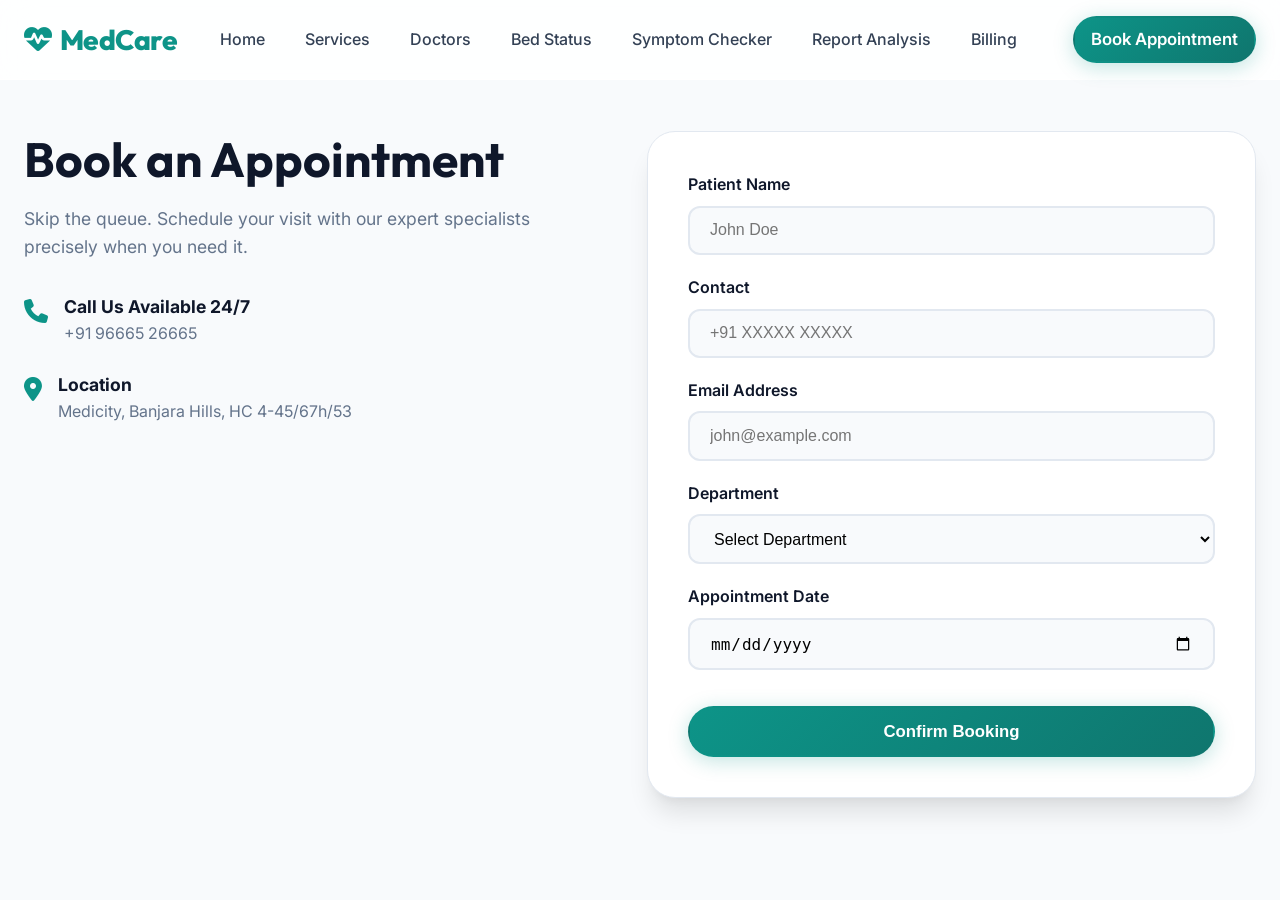
<file: appo.html>
<!DOCTYPE html>
<html lang="en">

<head>
    <meta charset="UTF-8">
    <meta name="viewport" content="width=device-width, initial-scale=1.0">
    <title>MedCare | Your Premium Health Partner</title>
    <!-- Google Fonts -->
    <link href="https://fonts.googleapis.com/css2?family=Inter:wght@300;400;500;600;700;800&display=swap"
        rel="stylesheet">
    <!-- Font Awesome for Icons -->
    <link rel="stylesheet" href="https://cdnjs.cloudflare.com/ajax/libs/font-awesome/6.4.0/css/all.min.css">
    <!-- Custom CSS -->
    <style>
        /* --- Global Styles & Variables --- */
        @import url('https://fonts.googleapis.com/css2?family=Inter:wght@300;400;500;600;700;800&family=Outfit:wght@400;500;600;700;800&display=swap');
/* --- Variables & Reset --- */
:root {
  /* Modern Premium Palette */
  --primary: #0d9488;
  /* Modern Teal 600 */
  --primary-light: #ccfbf1;
  /* Teal 100 */
  --primary-dark: #0f766e;
  /* Teal 700 */

  --secondary: #0f172a;
  /* Slate 900 */
  --secondary-light: #334155;
  /* Slate 700 */

  --accent: #f59e0b;
  /* Amber 500 */
  --accent-hover: #d97706;
  /* Amber 600 */

  --text-main: #1e293b;
  /* Slate 800 */
  --text-muted: #64748b;
  /* Slate 500 */

  --bg-color: #f8fafc;
  /* Slate 50 */
  --surface: #ffffff;

  /* Glassmorphism */
  --glass-bg: rgba(255, 255, 255, 0.85);
  --glass-border: rgba(255, 255, 255, 0.4);
  --glass-shadow: 0 8px 32px 0 rgba(31, 38, 135, 0.05);

  /* Modern Shadows */
  --shadow-sm: 0 1px 2px 0 rgba(0, 0, 0, 0.05);
  --shadow-md: 0 4px 6px -1px rgba(0, 0, 0, 0.1), 0 2px 4px -2px rgba(0, 0, 0, 0.1);
  --shadow-lg: 0 10px 15px -3px rgba(0, 0, 0, 0.1), 0 4px 6px -4px rgba(0, 0, 0, 0.05);
  --shadow-xl: 0 20px 25px -5px rgba(0, 0, 0, 0.1), 0 8px 10px -6px rgba(0, 0, 0, 0.05);
  --shadow-glow: 0 4px 20px rgba(13, 148, 136, 0.25);

  /* Borders & Radius */
  --border-color: #e2e8f0;
  --radius-md: 0.75rem;
  --radius-lg: 1.25rem;
  --radius-xl: 1.75rem;
  --radius-full: 9999px;

  --transition-fast: all 0.2s cubic-bezier(0.4, 0, 0.2, 1);
  --transition: all 0.4s cubic-bezier(0.16, 1, 0.3, 1);
}

* {
  margin: 0;
  padding: 0;
  box-sizing: border-box;
}

html {
  scroll-behavior: smooth;
}

body {
  font-family: 'Inter', sans-serif;
  color: var(--text-main);
  background-color: var(--bg-color);
  line-height: 1.6;
  overflow-x: hidden;
  -webkit-font-smoothing: antialiased;
}

h1,
h2,
h3,
h4,
.logo,
.section-title {
  font-family: 'Outfit', sans-serif;
  color: var(--secondary);
  line-height: 1.2;
}

a {
  text-decoration: none;
  color: inherit;
  transition: var(--transition-fast);
}

ul {
  list-style: none;
}

img {
  max-width: 100%;
  height: auto;
  display: block;
}
/* --- Layout Utilities --- */
.container {
  width: 100%;
  max-width: 1280px;
  margin: 0 auto;
  padding: 0 1.5rem;
}

.section {
  padding: 6rem 0;
}

.text-center {
  text-align: center;
}

/* --- Typography --- */
.section-title {
  font-size: 2.75rem;
  font-weight: 800;
  margin-bottom: 1.25rem;
  position: relative;
  display: inline-block;
  background: linear-gradient(135deg, var(--secondary), var(--primary-dark));
  -webkit-background-clip: text;
  -webkit-text-fill-color: transparent;
}

.section-title::after {
  content: '';
  position: absolute;
  bottom: -15px;
  left: 50%;
  transform: translateX(-50%);
  width: 80px;
  height: 5px;
  background: linear-gradient(90deg, var(--primary), var(--primary-light));
  border-radius: var(--radius-full);
}

.section-subtitle {
  color: var(--text-muted);
  font-size: 1.15rem;
  max-width: 650px;
  margin: 0 auto 4rem auto;
  line-height: 1.8;
}

/* --- Buttons --- */
.btn {
  display: inline-flex;
  align-items: center;
  justify-content: center;
  gap: 0.5rem;
  padding: 0.85rem 1.75rem;
  border-radius: var(--radius-full);
  font-weight: 600;
  font-size: 1.05rem;
  cursor: pointer;
  transition: var(--transition);
  border: 2px solid transparent;
  text-decoration: none;
}

.btn-primary {
  background: linear-gradient(135deg, var(--primary), var(--primary-dark));
  color: #fff;
  box-shadow: var(--shadow-glow);
}

.btn-primary:hover {
  transform: translateY(-3px);
  box-shadow: 0 8px 25px rgba(13, 148, 136, 0.4);
  background: linear-gradient(135deg, var(--primary-dark), #0b5e57);
}

.btn-outline {
  background: transparent;
  color: var(--primary);
  border-color: var(--primary);
}

.btn-outline:hover {
  background: var(--primary);
  color: #fff;
  box-shadow: var(--shadow-glow);
  transform: translateY(-3px);
}

.btn-accent {
  background: linear-gradient(135deg, var(--accent), var(--accent-hover));
  color: var(--secondary);
  box-shadow: 0 4px 15px rgba(245, 158, 11, 0.4);
}

.btn-accent:hover {
  transform: translateY(-3px);
  box-shadow: 0 8px 25px rgba(245, 158, 11, 0.5);
  color: #fff;
}
/* --- Navbar (Glassmorphism) --- */
.navbar {
  position: fixed;
  top: 0;
  left: 0;
  width: 100%;
  background: var(--glass-bg);
  backdrop-filter: blur(16px);
  -webkit-backdrop-filter: blur(16px);
  border-bottom: 1px solid var(--glass-border);
  z-index: 1000;
  padding: 1rem 0;
  transition: var(--transition);
}

.navbar .container {
  display: flex;
  justify-content: space-between;
  align-items: center;
}

.logo {
  font-size: 1.75rem;
  font-weight: 800;
  color: var(--primary);
  display: flex;
  align-items: center;
  gap: 0.5rem;
  letter-spacing: -0.5px;
}

.nav-links {
  display: flex;
  gap: 2.5rem;
  align-items: center;
}

.nav-links a:not(.btn) {
  font-weight: 500;
  color: var(--secondary-light);
  position: relative;
  padding: 0.5rem 0;
}

.nav-links a:not(.btn):hover {
  color: var(--primary);
}

.nav-links a:not(.btn)::after {
  content: '';
  position: absolute;
  width: 0;
  height: 3px;
  bottom: 0;
  left: 50%;
  transform: translateX(-50%);
  background: var(--primary);
  border-radius: 2px;
  transition: width 0.3s ease;
}

.nav-links a:not(.btn):hover::after {
  width: 100%;
}

.mobile-menu-btn {
  display: none;
  background: none;
  border: none;
  font-size: 1.75rem;
  cursor: pointer;
  color: var(--secondary);
}
/*---basic completed----*/


/* --- Appointment Section Core Styles --- */
#appointment {
    background-color: var(--bg-color);
    padding: 80px 0; /* Ensures section spacing */
}

/* Flexbox/Grid Container */
.booking-section {
    display: flex;
    flex-wrap: wrap; /* Allows stacking on small screens */
    gap: 4rem;
    align-items: flex-start;
    justify-content: space-between;
}

/* 1. Left Column: Information (Width 45%) */
.booking-info {
    flex: 1 1 400px; /* Grows but stays at least 400px if possible */
}

.booking-info h2 {
    font-size: clamp(2rem, 5vw, 3rem); /* Responsive font size */
    margin-bottom: 1rem;
    color: var(--secondary);
}

.booking-info strong {
    display: block;
    font-size: 1.1rem;
    color: var(--secondary);
}

/* 2. Right Column: The Form Card (Width 50%) */
.booking-form {
    flex: 1 1 450px;
    background: var(--surface);
    padding: 2.5rem;
    border-radius: var(--radius-xl);
    box-shadow: var(--shadow-xl);
    border: 1px solid var(--border-color);
}

/* Form Elements */
.form-group {
    margin-bottom: 1.25rem;
    text-align: left;
}

.form-group label {
    display: block;
    margin-bottom: 0.5rem;
    font-weight: 600;
    color: var(--secondary);
}

.form-control {
    width: 100%;
    padding: 0.85rem 1.25rem;
    border: 2px solid #e2e8f0;
    border-radius: var(--radius-md);
    background: #f8fafc;
    font-size: 1rem;
    transition: var(--transition-fast);
}

.form-control:focus {
    outline: none;
    border-color: var(--primary);
    background: #fff;
    box-shadow: 0 0 0 4px var(--primary-light);
}

/* Success Message Styling */
#formSuccessMessage {
    border: 1px solid #bbf7d0;
    animation: slideDown 0.4s ease-out;
}

@keyframes slideDown {
    from { opacity: 0; transform: translateY(-10px); }
    to { opacity: 1; transform: translateY(0); }
}

/* --- Responsive Media Queries --- */

/* For Tablets and Small Laptops */
@media (max-width: 992px) {
    .booking-section {
        gap: 3rem;
    }
}

/* For Mobile Phones */
@media (max-width: 768px) {
    #appointment {
        padding: 60px 0;
    }

    .booking-section {
        flex-direction: column; /* Stack vertically */
        text-align: center;
    }

    .booking-info {
        margin-bottom: 2rem;
    }

    /* Centers the icon-text info blocks on mobile */
    .booking-info div[style*="display: flex"] {
        flex-direction: column;
        align-items: center;
        text-align: center;
        gap: 0.5rem !important;
    }

    .booking-form {
        padding: 1.5rem; /* Less padding to save space on small screens */
        width: 100%;
    }
}
/* --- Mobile Menu Button Logic --- */

/* 1. Hide the button by default (Desktop view) */
.mobile-menu-btn {
    display: none; 
    background: none;
    border: none;
    cursor: pointer;
    font-size: 1.75rem; /* Makes the icon large and touch-friendly */
    color: var(--secondary); /* Uses your slate/dark theme color */
    transition: var(--transition-fast);
    padding: 0.5rem;
    z-index: 1001; /* Keeps it above the nav links */
}

/* 2. Show the button only on Mobile/Tablet screens */
@media (max-width: 768px) {
    .mobile-menu-btn {
        display: block; /* Reveals the "Bars" icon */
    }

    /* 3. Logic for the Menu Links (Initial State) */
    .nav-links {
        display: none; /* Hide links on mobile initially */
        position: absolute;
        top: 100%;
        left: 0;
        width: 100%;
        background: var(--glass-bg);
        flex-direction: column;
        padding: 2rem;
        text-align: center;
        border-bottom: 1px solid var(--border-color);
        backdrop-filter: blur(15px);
    }

    /* 4. Logic for when the menu is "Active" (Triggered by JS) */
    .nav-links.active {
        display: flex; /* Shows the links when button is clicked */
    }
}

/* Hover effect for better UX */
.mobile-menu-btn:hover {
    color: var(--primary);
    transform: scale(1.1);
}


</style>
    
</head>

<body>

    <!-- Navbar -->
    <nav class="navbar" id="navbar">
        <div class="container">
            <a href="index.html" class="logo">
                <i class="fa-solid fa-heart-pulse"></i>
                MedCare
            </a>

            <button class="mobile-menu-btn" id="mobileMenuBtn">
                <i class="fa-solid fa-bars"></i>
            </button>

            <ul class="nav-links" id="navLinks">
                <li><a href="index.html">Home</a></li>
                <li><a href="#services">Services</a></li>
                <li><a href="#doctors">Doctors</a></li>
                <li><a href="bed.html">Bed Status</a></li>
                <li><a href="symptom.html">Symptom Checker</a></li>
                <li><a href="reportanalysis.html">Report Analysis</a></li>
            
                <li><a href="billing.html">Billing</a></li>
                <li><a href="appo.html" class="btn btn-primary" style="padding: 0.5rem 1rem; margin-left: 1rem;">Book
                        Appointment</a></li>
            </ul>
        </div>
    </nav>
  <br>
  <br>
      <section class="section" id="appointment">
        <div class="container">
            <div class="booking-section">
                <div class="booking-info">
                    <h2>Book an Appointment</h2>
                    <p style="color: var(--text-muted); font-size: 1.1rem; margin-bottom: 2rem;">Skip the queue.
                        Schedule your visit with our expert specialists precisely when you need it.</p>

                    <div style="display: flex; gap: 1rem; margin-bottom: 1.5rem;">
                        <div style="color: var(--primary); font-size: 1.5rem;"><i class="fa-solid fa-phone"></i></div>
                        <div>
                            <strong>Call Us Available 24/7</strong>
                            <div style="color: var(--text-muted);"> +91 96665 26665</div>
                        </div>
                    </div>

                    <div style="display: flex; gap: 1rem;">
                        <div style="color: var(--primary); font-size: 1.5rem;"><i class="fa-solid fa-location-dot"></i>
                        </div>
                        <div>
                            <strong>Location</strong>
                            <div style="color: var(--text-muted);">Medicity, Banjara Hills, HC 4-45/67h/53</div>
                        </div>
                    </div>
                </div>

                <div class="booking-form">
                    <form id="appointmentForm">
                        <div class="form-group">
                            <label for="pName">Patient Name</label>
                            <input type="text" id="pName" class="form-control" required placeholder="John Doe">
                        </div>
                        <div class="form-group">
                            <label for="phn no">Contact</label>
                            <input type="phone number" id="phn no" class="form-control" required
                                placeholder="+91 XXXXX XXXXX">


                        </div>

                        <div class="form-group">
                            <label for="pEmail">Email Address</label>
                            <input type="email" id="pEmail" class="form-control" required
                                placeholder="john@example.com">
                        </div>

                        <div class="form-group">
                            <label for="pDepartment">Department</label>
                            <select id="pDepartment" class="form-control" required>
                                <option value="" disabled selected>Select Department</option>
                                <option value="General Medicine">General Medicine</option>
                                <option value="Cardiology">Cardiology</option>
                                <option value="Dental">Dental Care</option>
                                <option value="Orthopedics">Orthopedics</option>
                                <option value="Neurology">Neurology</option>
                            </select>
                        </div>

                        <div class="form-group">
                            <label for="pDate">Appointment Date</label>
                            <input type="date" id="pDate" class="form-control" required>
                        </div>

                        <button type="submit" class="btn btn-primary" style="width: 100%; margin-top: 1rem;">Confirm
                            Booking</button>
                    </form>
                    <div id="formSuccessMessage"
                        style="display: none; background: #dcfce7; color: #166534; padding: 1rem; border-radius: 0.5rem; margin-top: 1.5rem; text-align: center;">
                        <i class="fa-solid fa-circle-check"></i> Appointment booked successfully! We will contact you
                        soon.
                    </div>
                </div>
            </div>
        </div>
    </section>
    <script src="booking.js"></script>
    <script>const mobileMenuBtn = document.getElementById('mobileMenuBtn');
const navLinks = document.getElementById('navLinks');

mobileMenuBtn.addEventListener('click', () => {
    // This toggles the 'active' class we defined in the CSS above
    navLinks.classList.toggle('active');
    
    // Optional: Change icon from 'bars' to 'times' (X) when open
    const icon = mobileMenuBtn.querySelector('i');
    icon.classList.toggle('fa-bars');
    icon.classList.toggle('fa-xmark');
});</script>
</body>
</file>
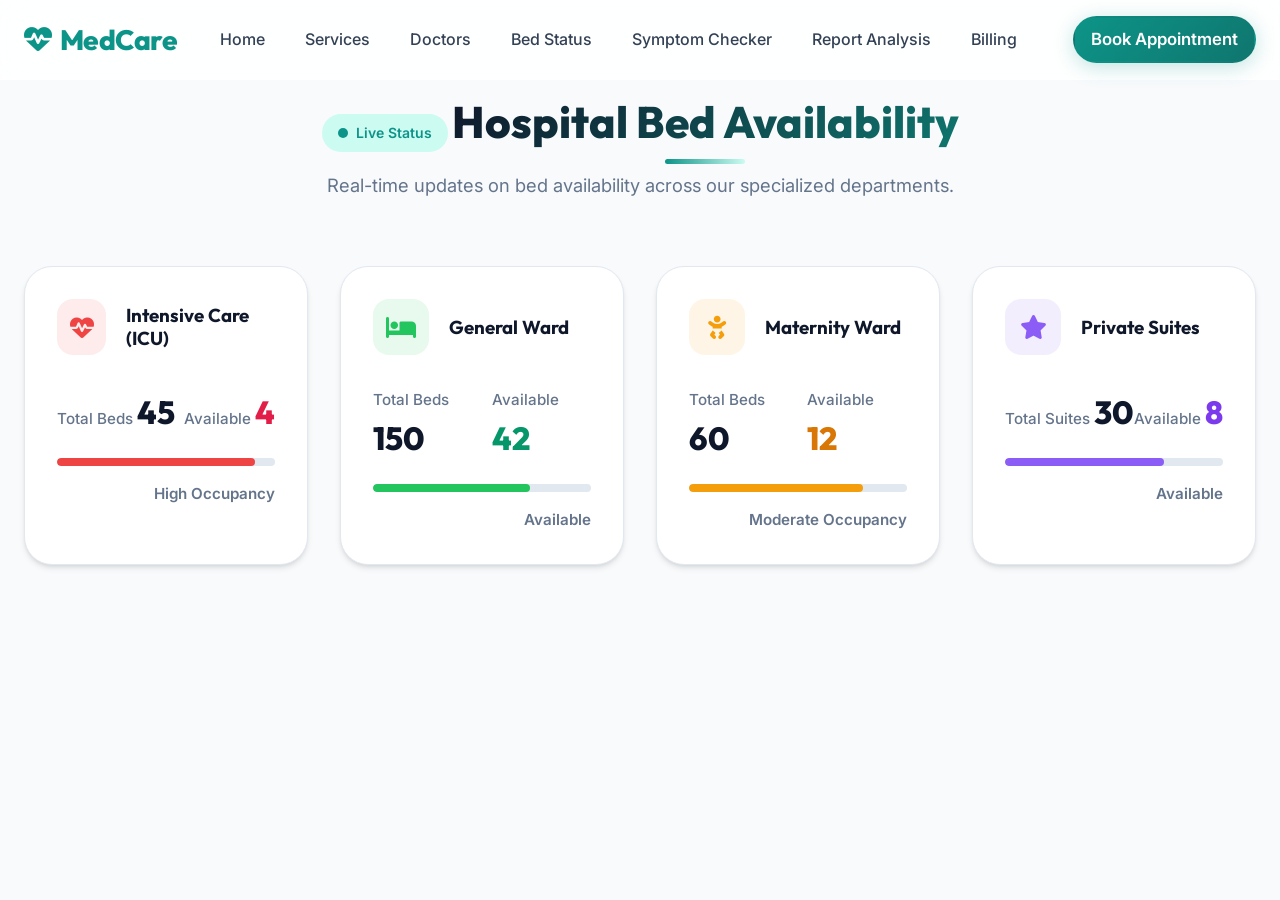
<file: bed.html>
<!DOCTYPE html>
<html lang="en">

<head>
    <meta charset="UTF-8">
    <meta name="viewport" content="width=device-width, initial-scale=1.0">
    <title>MedCare | Your Premium Health Partner</title>
    <!-- Google Fonts -->
    <link href="https://fonts.googleapis.com/css2?family=Inter:wght@300;400;500;600;700;800&display=swap"
        rel="stylesheet">
    <!-- Font Awesome for Icons -->
    <link rel="stylesheet" href="https://cdnjs.cloudflare.com/ajax/libs/font-awesome/6.4.0/css/all.min.css">
    <!-- Custom CSS -->
    <style>
        /* --- Global Styles & Variables --- */
        @import url('https://fonts.googleapis.com/css2?family=Inter:wght@300;400;500;600;700;800&family=Outfit:wght@400;500;600;700;800&display=swap');

/* --- Variables & Reset --- */
:root {
  /* Modern Premium Palette */
  --primary: #0d9488;
  /* Modern Teal 600 */
  --primary-light: #ccfbf1;
  /* Teal 100 */
  --primary-dark: #0f766e;
  /* Teal 700 */

  --secondary: #0f172a;
  /* Slate 900 */
  --secondary-light: #334155;
  /* Slate 700 */

  --accent: #f59e0b;
  /* Amber 500 */
  --accent-hover: #d97706;
  /* Amber 600 */

  --text-main: #1e293b;
  /* Slate 800 */
  --text-muted: #64748b;
  /* Slate 500 */

  --bg-color: #f8fafc;
  /* Slate 50 */
  --surface: #ffffff;

  /* Glassmorphism */
  --glass-bg: rgba(255, 255, 255, 0.85);
  --glass-border: rgba(255, 255, 255, 0.4);
  --glass-shadow: 0 8px 32px 0 rgba(31, 38, 135, 0.05);

  /* Modern Shadows */
  --shadow-sm: 0 1px 2px 0 rgba(0, 0, 0, 0.05);
  --shadow-md: 0 4px 6px -1px rgba(0, 0, 0, 0.1), 0 2px 4px -2px rgba(0, 0, 0, 0.1);
  --shadow-lg: 0 10px 15px -3px rgba(0, 0, 0, 0.1), 0 4px 6px -4px rgba(0, 0, 0, 0.05);
  --shadow-xl: 0 20px 25px -5px rgba(0, 0, 0, 0.1), 0 8px 10px -6px rgba(0, 0, 0, 0.05);
  --shadow-glow: 0 4px 20px rgba(13, 148, 136, 0.25);

  /* Borders & Radius */
  --border-color: #e2e8f0;
  --radius-md: 0.75rem;
  --radius-lg: 1.25rem;
  --radius-xl: 1.75rem;
  --radius-full: 9999px;

  --transition-fast: all 0.2s cubic-bezier(0.4, 0, 0.2, 1);
  --transition: all 0.4s cubic-bezier(0.16, 1, 0.3, 1);
}

* {
  margin: 0;
  padding: 0;
  box-sizing: border-box;
}

html {
  scroll-behavior: smooth;
}

body {
  font-family: 'Inter', sans-serif;
  color: var(--text-main);
  background-color: var(--bg-color);
  line-height: 1.6;
  overflow-x: hidden;
  -webkit-font-smoothing: antialiased;
}

h1,
h2,
h3,
h4,
.logo,
.section-title {
  font-family: 'Outfit', sans-serif;
  color: var(--secondary);
  line-height: 1.2;
}

a {
  text-decoration: none;
  color: inherit;
  transition: var(--transition-fast);
}

ul {
  list-style: none;
}

img {
  max-width: 100%;
  height: auto;
  display: block;
}
/* --- Layout Utilities --- */
.container {
  width: 100%;
  max-width: 1280px;
  margin: 0 auto;
  padding: 0 1.5rem;
}

.section {
  padding: 6rem 0;
}

.text-center {
  text-align: center;
}

/* --- Typography --- */
.section-title {
  font-size: 2.75rem;
  font-weight: 800;
  margin-bottom: 1.25rem;
  position: relative;
  display: inline-block;
  background: linear-gradient(135deg, var(--secondary), var(--primary-dark));
  -webkit-background-clip: text;
  -webkit-text-fill-color: transparent;
}

.section-title::after {
  content: '';
  position: absolute;
  bottom: -15px;
  left: 50%;
  transform: translateX(-50%);
  width: 80px;
  height: 5px;
  background: linear-gradient(90deg, var(--primary), var(--primary-light));
  border-radius: var(--radius-full);
}

.section-subtitle {
  color: var(--text-muted);
  font-size: 1.15rem;
  max-width: 650px;
  margin: 0 auto 4rem auto;
  line-height: 1.8;
}

/* --- Buttons --- */
.btn {
  display: inline-flex;
  align-items: center;
  justify-content: center;
  gap: 0.5rem;
  padding: 0.85rem 1.75rem;
  border-radius: var(--radius-full);
  font-weight: 600;
  font-size: 1.05rem;
  cursor: pointer;
  transition: var(--transition);
  border: 2px solid transparent;
  text-decoration: none;
}

.btn-primary {
  background: linear-gradient(135deg, var(--primary), var(--primary-dark));
  color: #fff;
  box-shadow: var(--shadow-glow);
}

.btn-primary:hover {
  transform: translateY(-3px);
  box-shadow: 0 8px 25px rgba(13, 148, 136, 0.4);
  background: linear-gradient(135deg, var(--primary-dark), #0b5e57);
}

.btn-outline {
  background: transparent;
  color: var(--primary);
  border-color: var(--primary);
}

.btn-outline:hover {
  background: var(--primary);
  color: #fff;
  box-shadow: var(--shadow-glow);
  transform: translateY(-3px);
}

.btn-accent {
  background: linear-gradient(135deg, var(--accent), var(--accent-hover));
  color: var(--secondary);
  box-shadow: 0 4px 15px rgba(245, 158, 11, 0.4);
}

.btn-accent:hover {
  transform: translateY(-3px);
  box-shadow: 0 8px 25px rgba(245, 158, 11, 0.5);
  color: #fff;
}
/* --- Navbar (Glassmorphism) --- */
.navbar {
  position: fixed;
  top: 0;
  left: 0;
  width: 100%;
  background: var(--glass-bg);
  backdrop-filter: blur(16px);
  -webkit-backdrop-filter: blur(16px);
  border-bottom: 1px solid var(--glass-border);
  z-index: 1000;
  padding: 1rem 0;
  transition: var(--transition);
}

.navbar .container {
  display: flex;
  justify-content: space-between;
  align-items: center;
}

.logo {
  font-size: 1.75rem;
  font-weight: 800;
  color: var(--primary);
  display: flex;
  align-items: center;
  gap: 0.5rem;
  letter-spacing: -0.5px;
}

.nav-links {
  display: flex;
  gap: 2.5rem;
  align-items: center;
}

.nav-links a:not(.btn) {
  font-weight: 500;
  color: var(--secondary-light);
  position: relative;
  padding: 0.5rem 0;
}

.nav-links a:not(.btn):hover {
  color: var(--primary);
}

.nav-links a:not(.btn)::after {
  content: '';
  position: absolute;
  width: 0;
  height: 3px;
  bottom: 0;
  left: 50%;
  transform: translateX(-50%);
  background: var(--primary);
  border-radius: 2px;
  transition: width 0.3s ease;
}

.nav-links a:not(.btn):hover::after {
  width: 100%;
}

.mobile-menu-btn {
  display: none;
  background: none;
  border: none;
  font-size: 1.75rem;
  cursor: pointer;
  color: var(--secondary);
}
/*---basic completed----*/


/* --- Live Bed Availability --- */
.live-dot {
  display: inline-block;
  width: 10px;
  height: 10px;
  background-color: var(--primary);
  border-radius: 50%;
  animation: pulse-dot 1.5s infinite;
}

@keyframes pulse-dot {
  0% {
    transform: scale(0.85);
    box-shadow: 0 0 0 0 rgba(13, 148, 136, 0.7);
  }

  70% {
    transform: scale(1);
    box-shadow: 0 0 0 8px rgba(13, 148, 136, 0);
  }

  100% {
    transform: scale(0.85);
    box-shadow: 0 0 0 0 rgba(13, 148, 136, 0);
  }
}

.bed-grid {
  display: grid;
  grid-template-columns: repeat(auto-fit, minmax(280px, 1fr));
  gap: 2rem;
}

.bed-card {
  background: var(--surface);
  border-radius: var(--radius-xl);
  padding: 2rem;
  border: 1px solid var(--border-color);
  box-shadow: var(--shadow-md);
  transition: var(--transition);
}

.bed-card:hover {
  transform: translateY(-8px);
  box-shadow: var(--shadow-xl);
}

.bed-card-header {
  display: flex;
  align-items: center;
  gap: 1.25rem;
  margin-bottom: 2rem;
}

.bed-icon {
  width: 56px;
  height: 56px;
  border-radius: 16px;
  display: flex;
  align-items: center;
  justify-content: center;
  font-size: 1.5rem;
}

.bed-stats {
  display: flex;
  justify-content: space-between;
  margin-bottom: 1.25rem;
}

.stat-label {
  font-size: 0.95rem;
  color: var(--text-muted);
  font-weight: 500;
}

.stat-value {
  font-size: 2rem;
  font-weight: 800;
  color: var(--secondary);
  font-family: 'Outfit';
}

.progress-container {
  height: 8px;
  background: #e2e8f0;
  border-radius: 4px;
  overflow: hidden;
  margin-bottom: 1rem;
}

.progress-bar {
  height: 100%;
  border-radius: 4px;
  transition: width 1s cubic-bezier(0.4, 0, 0.2, 1);
}

.bed-status-text {
  font-size: 0.95rem;
  color: var(--text-muted);
  text-align: right;
  font-weight: 600;
}

.highlight-red {
  color: #e11d48;
}

.highlight-green {
  color: #059669;
}

.highlight-yellow {
  color: #d97706;
}

.highlight-purple {
  color: #7c3aed;
}
/* --- Mobile Menu Button Logic --- */

/* 1. Hide the button by default (Desktop view) */
.mobile-menu-btn {
    display: none; 
    background: none;
    border: none;
    cursor: pointer;
    font-size: 1.75rem; /* Makes the icon large and touch-friendly */
    color: var(--secondary); /* Uses your slate/dark theme color */
    transition: var(--transition-fast);
    padding: 0.5rem;
    z-index: 1001; /* Keeps it above the nav links */
}

/* 2. Show the button only on Mobile/Tablet screens */
@media (max-width: 768px) {
    .mobile-menu-btn {
        display: block; /* Reveals the "Bars" icon */
    }

    /* 3. Logic for the Menu Links (Initial State) */
    .nav-links {
        display: none; /* Hide links on mobile initially */
        position: absolute;
        top: 100%;
        left: 0;
        width: 100%;
        background: var(--glass-bg);
        flex-direction: column;
        padding: 2rem;
        text-align: center;
        border-bottom: 1px solid var(--border-color);
        backdrop-filter: blur(15px);
    }

    /* 4. Logic for when the menu is "Active" (Triggered by JS) */
    .nav-links.active {
        display: flex; /* Shows the links when button is clicked */
    }
}

/* Hover effect for better UX */
.mobile-menu-btn:hover {
    color: var(--primary);
    transform: scale(1.1);
}
    </style>
    
</head>

<body>

    <!-- Navbar -->
    <nav class="navbar" id="navbar">
        <div class="container">
            <a href="#" class="logo">
                <i class="fa-solid fa-heart-pulse"></i>
                MedCare
            </a>

            <button class="mobile-menu-btn" id="mobileMenuBtn">
                <i class="fa-solid fa-bars"></i>
            </button>

            <ul class="nav-links" id="navLinks">
                <li><a href="index.html">Home</a></li>
                <li><a href="#services">Services</a></li>
                <li><a href="#doctors">Doctors</a></li>
                <li><a href="bed.html">Bed Status</a></li>
                <li><a href="symptom.html">Symptom Checker</a></li>
                <li><a href="reportanalysis.html">Report Analysis</a></li>
            
                <li><a href="billing.html">Billing</a></li>
                <li><a href="appo.html" class="btn btn-primary" style="padding: 0.5rem 1rem; margin-left: 1rem;">Book
                        Appointment</a></li>
            </ul>
        </div>
    </nav>

 <section class="section" id="bed-status" style="background-color: var(--white);">
        <div class="container reveal">
            <div class="text-center" style="margin-bottom: 3rem;">
                <div
                    style="display: inline-flex; align-items: center; gap: 0.5rem; background: var(--primary-light); color: var(--primary); padding: 0.5rem 1rem; border-radius: 2rem; font-weight: 600; margin-bottom: 1rem; font-size: 0.875rem;">
                    <span class="live-dot"></span> Live Status
                </div>
                <h2 class="section-title">Hospital Bed Availability</h2>
                <p class="section-subtitle">Real-time updates on bed availability across our specialized departments.
                </p>
            </div>

            <div class="bed-grid">
                <!-- ICU -->
                <div class="bed-card">
                    <div class="bed-card-header">
                        <div class="bed-icon" style="background: rgba(239, 68, 68, 0.1); color: #ef4444;"><i
                                class="fa-solid fa-heart-pulse"></i></div>
                        <h3>Intensive Care (ICU)</h3>
                    </div>
                    <div class="bed-stats">
                        <div class="stat-item">
                            <span class="stat-label">Total Beds</span>
                            <span class="stat-value">45</span>
                        </div>
                        <div class="stat-item">
                            <span class="stat-label">Available</span>
                            <span class="stat-value highlight-red" id="icu-available">4</span>
                        </div>
                    </div>
                    <div class="progress-container">
                        <div class="progress-bar" style="width: 91%; background-color: #ef4444;"></div>
                    </div>
                    <div class="bed-status-text">High Occupancy</div>
                </div>

                <!-- General Ward -->
                <div class="bed-card">
                    <div class="bed-card-header">
                        <div class="bed-icon" style="background: rgba(34, 197, 94, 0.1); color: #22c55e;"><i
                                class="fa-solid fa-bed"></i></div>
                        <h3>General Ward</h3>
                    </div>
                    <div class="bed-stats">
                        <div class="stat-item">
                            <span class="stat-label">Total Beds</span>
                            <span class="stat-value">150</span>
                        </div>
                        <div class="stat-item">
                            <span class="stat-label">Available</span>
                            <span class="stat-value highlight-green" id="general-available">42</span>
                        </div>
                    </div>
                    <div class="progress-container">
                        <div class="progress-bar" style="width: 72%; background-color: #22c55e;"></div>
                    </div>
                    <div class="bed-status-text">Available</div>
                </div>

                <!-- Maternity -->
                <div class="bed-card">
                    <div class="bed-card-header">
                        <div class="bed-icon" style="background: rgba(245, 158, 11, 0.1); color: #f59e0b;"><i
                                class="fa-solid fa-baby"></i></div>
                        <h3>Maternity Ward</h3>
                    </div>
                    <div class="bed-stats">
                        <div class="stat-item">
                            <span class="stat-label">Total Beds</span>
                            <span class="stat-value">60</span>
                        </div>
                        <div class="stat-item">
                            <span class="stat-label">Available</span>
                            <span class="stat-value highlight-yellow" id="maternity-available">12</span>
                        </div>
                    </div>
                    <div class="progress-container">
                        <div class="progress-bar" style="width: 80%; background-color: #f59e0b;"></div>
                    </div>
                    <div class="bed-status-text">Moderate Occupancy</div>
                </div>

                <!-- Private Suites -->
                <div class="bed-card">
                    <div class="bed-card-header">
                        <div class="bed-icon" style="background: rgba(139, 92, 246, 0.1); color: #8b5cf6;"><i
                                class="fa-solid fa-star"></i></div>
                        <h3>Private Suites</h3>
                    </div>
                    <div class="bed-stats">
                        <div class="stat-item">
                            <span class="stat-label">Total Suites</span>
                            <span class="stat-value">30</span>
                        </div>
                        <div class="stat-item">
                            <span class="stat-label">Available</span>
                            <span class="stat-value highlight-purple" id="private-available">8</span>
                        </div>
                    </div>
                    <div class="progress-container">
                        <div class="progress-bar" style="width: 73%; background-color: #8b5cf6;"></div>
                    </div>
                    <div class="bed-status-text">Available</div>
                </div>
            </div>
        </div>
    </section>
    <script src="bedAvailability.js"></script>
</body>
</file>
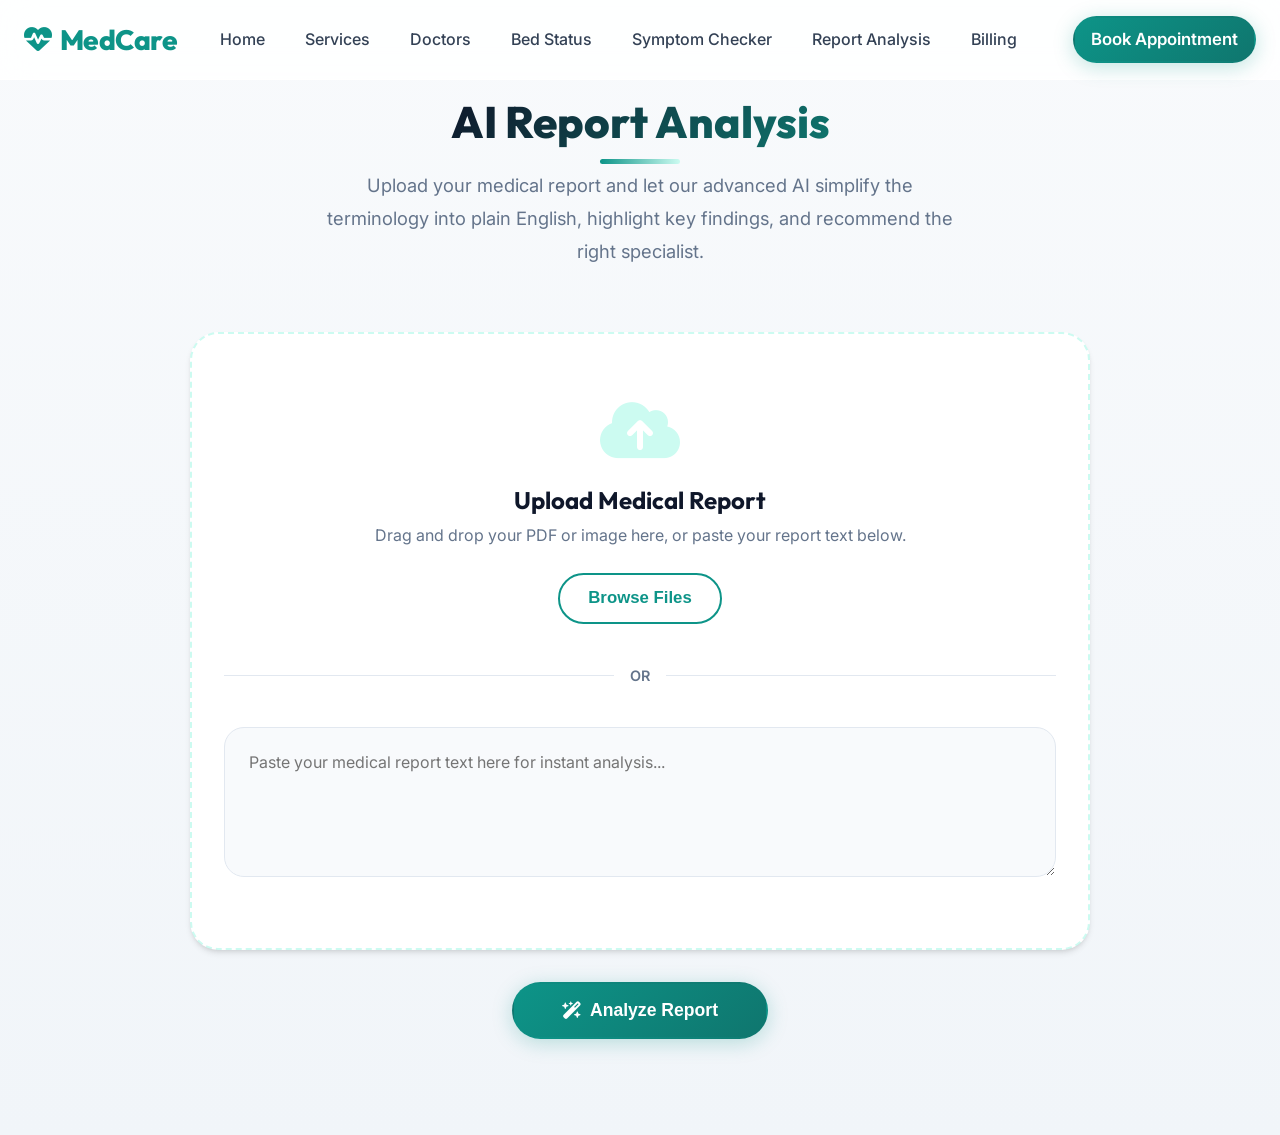
<file: reportanalysis.html>
<!DOCTYPE html>
<html lang="en">

<head>
    <meta charset="UTF-8">
    <meta name="viewport" content="width=device-width, initial-scale=1.0">
    <title>MedCare | Your Premium Health Partner</title>
    <!-- Google Fonts -->
    <link href="https://fonts.googleapis.com/css2?family=Inter:wght@300;400;500;600;700;800&display=swap"
        rel="stylesheet">
    <!-- Font Awesome for Icons -->
    <link rel="stylesheet" href="https://cdnjs.cloudflare.com/ajax/libs/font-awesome/6.4.0/css/all.min.css">
    <!-- Custom CSS -->
    <style>
        /* --- Global Styles & Variables --- */
        @import url('https://fonts.googleapis.com/css2?family=Inter:wght@300;400;500;600;700;800&family=Outfit:wght@400;500;600;700;800&display=swap');

/* --- Variables & Reset --- */
:root {
  /* Modern Premium Palette */
  --primary: #0d9488;
  /* Modern Teal 600 */
  --primary-light: #ccfbf1;
  /* Teal 100 */
  --primary-dark: #0f766e;
  /* Teal 700 */

  --secondary: #0f172a;
  /* Slate 900 */
  --secondary-light: #334155;
  /* Slate 700 */

  --accent: #f59e0b;
  /* Amber 500 */
  --accent-hover: #d97706;
  /* Amber 600 */

  --text-main: #1e293b;
  /* Slate 800 */
  --text-muted: #64748b;
  /* Slate 500 */

  --bg-color: #f8fafc;
  /* Slate 50 */
  --surface: #ffffff;

  /* Glassmorphism */
  --glass-bg: rgba(255, 255, 255, 0.85);
  --glass-border: rgba(255, 255, 255, 0.4);
  --glass-shadow: 0 8px 32px 0 rgba(31, 38, 135, 0.05);

  /* Modern Shadows */
  --shadow-sm: 0 1px 2px 0 rgba(0, 0, 0, 0.05);
  --shadow-md: 0 4px 6px -1px rgba(0, 0, 0, 0.1), 0 2px 4px -2px rgba(0, 0, 0, 0.1);
  --shadow-lg: 0 10px 15px -3px rgba(0, 0, 0, 0.1), 0 4px 6px -4px rgba(0, 0, 0, 0.05);
  --shadow-xl: 0 20px 25px -5px rgba(0, 0, 0, 0.1), 0 8px 10px -6px rgba(0, 0, 0, 0.05);
  --shadow-glow: 0 4px 20px rgba(13, 148, 136, 0.25);

  /* Borders & Radius */
  --border-color: #e2e8f0;
  --radius-md: 0.75rem;
  --radius-lg: 1.25rem;
  --radius-xl: 1.75rem;
  --radius-full: 9999px;

  --transition-fast: all 0.2s cubic-bezier(0.4, 0, 0.2, 1);
  --transition: all 0.4s cubic-bezier(0.16, 1, 0.3, 1);
}

* {
  margin: 0;
  padding: 0;
  box-sizing: border-box;
}

html {
  scroll-behavior: smooth;
}

body {
  font-family: 'Inter', sans-serif;
  color: var(--text-main);
  background-color: var(--bg-color);
  line-height: 1.6;
  overflow-x: hidden;
  -webkit-font-smoothing: antialiased;
  scrollbar-width: none;
}

h1,
h2,
h3,
h4,
.logo,
.section-title {
  font-family: 'Outfit', sans-serif;
  color: var(--secondary);
  line-height: 1.2;
}

a {
  text-decoration: none;
  color: inherit;
  transition: var(--transition-fast);
}

ul {
  list-style: none;
}

img {
  max-width: 100%;
  height: auto;
  display: block;
}
/* --- Layout Utilities --- */
.container {
  width: 100%;
  max-width: 1280px;
  margin: 0 auto;
  padding: 0 1.5rem;
}

.section {
  padding: 6rem 0;
}

.text-center {
  text-align: center;
}

/* --- Typography --- */
.section-title {
  font-size: 2.75rem;
  font-weight: 800;
  margin-bottom: 1.25rem;
  position: relative;
  display: inline-block;
  background: linear-gradient(135deg, var(--secondary), var(--primary-dark));
  -webkit-background-clip: text;
  -webkit-text-fill-color: transparent;
}

.section-title::after {
  content: '';
  position: absolute;
  bottom: -15px;
  left: 50%;
  transform: translateX(-50%);
  width: 80px;
  height: 5px;
  background: linear-gradient(90deg, var(--primary), var(--primary-light));
  border-radius: var(--radius-full);
}

.section-subtitle {
  color: var(--text-muted);
  font-size: 1.15rem;
  max-width: 650px;
  margin: 0 auto 4rem auto;
  line-height: 1.8;
}

/* --- Buttons --- */
.btn {
  display: inline-flex;
  align-items: center;
  justify-content: center;
  gap: 0.5rem;
  padding: 0.85rem 1.75rem;
  border-radius: var(--radius-full);
  font-weight: 600;
  font-size: 1.05rem;
  cursor: pointer;
  transition: var(--transition);
  border: 2px solid transparent;
  text-decoration: none;
}

.btn-primary {
  background: linear-gradient(135deg, var(--primary), var(--primary-dark));
  color: #fff;
  box-shadow: var(--shadow-glow);
}

.btn-primary:hover {
  transform: translateY(-3px);
  box-shadow: 0 8px 25px rgba(13, 148, 136, 0.4);
  background: linear-gradient(135deg, var(--primary-dark), #0b5e57);
}

.btn-outline {
  background: transparent;
  color: var(--primary);
  border-color: var(--primary);
}

.btn-outline:hover {
  background: var(--primary);
  color: #fff;
  box-shadow: var(--shadow-glow);
  transform: translateY(-3px);
}

.btn-accent {
  background: linear-gradient(135deg, var(--accent), var(--accent-hover));
  color: var(--secondary);
  box-shadow: 0 4px 15px rgba(245, 158, 11, 0.4);
}

.btn-accent:hover {
  transform: translateY(-3px);
  box-shadow: 0 8px 25px rgba(245, 158, 11, 0.5);
  color: #fff;
}
/* --- Navbar (Glassmorphism) --- */
.navbar {
  position: fixed;
  top: 0;
  left: 0;
  width: 100%;
  background: var(--glass-bg);
  backdrop-filter: blur(16px);
  -webkit-backdrop-filter: blur(16px);
  border-bottom: 1px solid var(--glass-border);
  z-index: 1000;
  padding: 1rem 0;
  transition: var(--transition);
}

.navbar .container {
  display: flex;
  justify-content: space-between;
  align-items: center;
}

.logo {
  font-size: 1.75rem;
  font-weight: 800;
  color: var(--primary);
  display: flex;
  align-items: center;
  gap: 0.5rem;
  letter-spacing: -0.5px;
}

.nav-links {
  display: flex;
  gap: 2.5rem;
  align-items: center;
}

.nav-links a:not(.btn) {
  font-weight: 500;
  color: var(--secondary-light);
  position: relative;
  padding: 0.5rem 0;
}

.nav-links a:not(.btn):hover {
  color: var(--primary);
}

.nav-links a:not(.btn)::after {
  content: '';
  position: absolute;
  width: 0;
  height: 3px;
  bottom: 0;
  left: 50%;
  transform: translateX(-50%);
  background: var(--primary);
  border-radius: 2px;
  transition: width 0.3s ease;
}

.nav-links a:not(.btn):hover::after {
  width: 100%;
}

.mobile-menu-btn {
  display: none;
  background: none;
  border: none;
  font-size: 1.75rem;
  cursor: pointer;
  color: var(--secondary);
}
/*---basic completed----*/
/* --- AI Report Analysis Premium UI --- */
.report-analysis {
  background: linear-gradient(to bottom, #f8fafc, #f1f5f9);
  position: relative;
}

.ra-container {
  max-width: 900px;
  margin: 0 auto;
}

.ra-upload-area {
  background: var(--surface);
  border: 2px dashed var(--primary-light);
  border-radius: var(--radius-xl);
  padding: 4rem 2rem;
  text-align: center;
  transition: var(--transition);
  box-shadow: var(--shadow-md);
  position: relative;
  overflow: hidden;
}

.ra-upload-area:hover, .ra-upload-area.dragover {
  border-color: var(--primary);
  background: rgba(13, 148, 136, 0.02);
  transform: translateY(-5px);
  box-shadow: var(--shadow-lg);
}

.ra-upload-icon {
  font-size: 4rem;
  color: var(--primary-light);
  margin-bottom: 1.5rem;
  transition: var(--transition);
}

.ra-upload-area:hover .ra-upload-icon {
  color: var(--primary);
  transform: scale(1.1);
}

.ra-upload-area h3 {
  font-size: 1.5rem;
  margin-bottom: 0.5rem;
}

.ra-divider {
  display: flex;
  align-items: center;
  margin: 2.5rem 0;
  color: var(--text-muted);
  font-size: 0.9rem;
  font-weight: 600;
}

.ra-divider::before,
.ra-divider::after {
  content: '';
  flex: 1;
  height: 1px;
  background: var(--border-color);
}

.ra-divider span {
  padding: 0 1rem;
}

.ra-textarea {
  width: 100%;
  min-height: 150px;
  padding: 1.5rem;
  border-radius: var(--radius-lg);
  border: 1px solid var(--border-color);
  background: var(--bg-color);
  color: var(--text-main);
  font-family: inherit;
  font-size: 1rem;
  resize: vertical;
  transition: var(--transition);
}

.ra-textarea:focus {
  outline: none;
  border-color: var(--primary);
  box-shadow: 0 0 0 3px rgba(13, 148, 136, 0.1);
  background: var(--surface);
}

/* Results Area */
.ra-results {
  background: var(--surface);
  border-radius: var(--radius-xl);
  padding: 3rem;
  margin-top: 3rem;
  box-shadow: var(--shadow-xl);
  border: 1px solid var(--border-color);
  animation: slideUpFade 0.6s ease-out forwards;
}

@keyframes slideUpFade {
  from {
    opacity: 0;
    transform: translateY(30px);
  }
  to {
    opacity: 1;
    transform: translateY(0);
  }
}

.ra-grid {
  display: grid;
  grid-template-columns: 1fr 1fr;
  gap: 1.5rem;
  margin-bottom: 1.5rem;
}

@media (max-width: 768px) {
  .ra-grid {
    grid-template-columns: 1fr;
  }
}

.ra-card {
  padding: 1.5rem;
  border-radius: var(--radius-lg);
  border: 1px solid var(--border-color);
  height: 100%;
}

.ra-card.bg-light {
  background: var(--bg-color);
}

.ra-card.bg-gradient {
  background: linear-gradient(135deg, rgba(13, 148, 136, 0.05), rgba(59, 130, 246, 0.05));
  border-color: rgba(13, 148, 136, 0.2);
}

.text-primary {
  color: var(--primary);
}

.mt-2 {
  margin-top: 1.5rem;
}

.ra-badge {
  display: inline-block;
  padding: 0.35rem 1rem;
  border-radius: var(--radius-full);
  font-size: 0.85rem;
  font-weight: 600;
  text-transform: uppercase;
  letter-spacing: 0.5px;
}

.ra-badge-warning {
  background: rgba(245, 158, 11, 0.1);
  color: var(--accent-hover);
  border: 1px solid rgba(245, 158, 11, 0.2);
}

.ra-badge-danger {
  background: rgba(239, 68, 68, 0.1);
  color: #dc2626;
  border: 1px solid rgba(239, 68, 68, 0.2);
}

.ra-badge-success {
  background: rgba(16, 185, 129, 0.1);
  color: #059669;
  border: 1px solid rgba(16, 185, 129, 0.2);
}

/* Loading Spinner */
.ra-loader {
  display: none;
  flex-direction: column;
  align-items: center;
  justify-content: center;
  padding: 4rem 2rem;
  margin-top: 2rem;
}

.ra-loader.active {
  display: flex;
}

.spinner {
  width: 50px;
  height: 50px;
  border: 4px solid var(--primary-light);
  border-top-color: var(--primary);
  border-radius: 50%;
  animation: spin 1s linear infinite;
  margin-bottom: 1.5rem;
}

@keyframes spin {
  to { transform: rotate(360deg); }
}
/* --- Responsive --- */
@media (max-width: 1024px) {
  .hero .container {
    grid-template-columns: 1fr;
    text-align: center;
  }

  .hero-buttons {
    justify-content: center;
  }

  .floating-card {
    display: none;
  }

  .booking-section {
    grid-template-columns: 1fr;
  }
}

@media (max-width: 768px) {
  .nav-links {
    display: none;
    position: absolute;
    top: 100%;
    left: 0;
    width: 100%;
    background: var(--glass-bg);
    backdrop-filter: blur(15px);
    flex-direction: column;
    padding: 2rem;
    border-bottom: 1px solid var(--border-color);
  }

  .nav-links.active {
    display: flex;
  }

  .mobile-menu-btn {
    display: block;
  }

  .sc-input-group {
    flex-direction: column;
  }

  .sc-container {
    padding: 2rem;
  }

  .booking-form {
    padding: 2rem;
  }
}
/* --- Mobile Menu Button Logic --- */

/* 1. Hide the button by default (Desktop view) */
.mobile-menu-btn {
    display: none; 
    background: none;
    border: none;
    cursor: pointer;
    font-size: 1.75rem; /* Makes the icon large and touch-friendly */
    color: var(--secondary); /* Uses your slate/dark theme color */
    transition: var(--transition-fast);
    padding: 0.5rem;
    z-index: 1001; /* Keeps it above the nav links */
}

/* 2. Show the button only on Mobile/Tablet screens */
@media (max-width: 768px) {
    .mobile-menu-btn {
        display: block; /* Reveals the "Bars" icon */
    }

    /* 3. Logic for the Menu Links (Initial State) */
    .nav-links {
        display: none; /* Hide links on mobile initially */
        position: absolute;
        top: 100%;
        left: 0;
        width: 100%;
        background: var(--glass-bg);
        flex-direction: column;
        padding: 2rem;
        text-align: center;
        border-bottom: 1px solid var(--border-color);
        backdrop-filter: blur(15px);
    }

    /* 4. Logic for when the menu is "Active" (Triggered by JS) */
    .nav-links.active {
        display: flex; /* Shows the links when button is clicked */
    }
}

/* Hover effect for better UX */
.mobile-menu-btn:hover {
    color: var(--primary);
    transform: scale(1.1);
}

</style>
    
</head>

<body>

    <!-- Navbar -->
    <nav class="navbar" id="navbar">
        <div class="container">
            <a href="#" class="logo">
                <i class="fa-solid fa-heart-pulse"></i>
                MedCare
            </a>

            <button class="mobile-menu-btn" id="mobileMenuBtn">
                <i class="fa-solid fa-bars"></i>
            </button>

            <ul class="nav-links" id="navLinks">
                <li><a href="index.html">Home</a></li>
                <li><a href="#services">Services</a></li>
                <li><a href="#doctors">Doctors</a></li>
                <li><a href="bed.html">Bed Status</a></li>
                <li><a href="symptom.html">Symptom Checker</a></li>
                <li><a href="reportanalysis.html">Report Analysis</a></li>
            
                <li><a href="billing.html">Billing</a></li>
                <li><a href="appo.html" class="btn btn-primary" style="padding: 0.5rem 1rem; margin-left: 1rem;">Book
                        Appointment</a></li>
            </ul>
        </div>
    </nav>
     <!-- AI Report Analysis Section -->
    <section class="section report-analysis" id="report-analysis">
        <div class="container reveal">
            <div class="text-center">
                <h2 class="section-title">AI Report Analysis</h2>
                <p class="section-subtitle">Upload your medical report and let our advanced AI simplify the terminology
                    into plain English, highlight key findings, and recommend the right specialist.</p>
            </div>

            <div class="ra-container">
                <div class="ra-upload-area" id="dropArea">
                    <i class="fa-solid fa-cloud-arrow-up ra-upload-icon"></i>
                    <h3>Upload Medical Report</h3>
                    <p style="color: var(--text-muted); margin-bottom: 1.5rem;">Drag and drop your PDF or image here, or
                        paste your report text below.</p>
                    <input type="file" id="reportFile" hidden accept=".pdf,.doc,.docx,.jpg,.png">
                    <button class="btn btn-outline" onclick="document.getElementById('reportFile').click()">Browse
                        Files</button>

                    <div class="ra-divider"><span>OR</span></div>

                    <textarea id="reportText" class="ra-textarea"
                        placeholder="Paste your medical report text here for instant analysis..."></textarea>
                </div>

                <div style="text-align: center; margin-top: 2rem;">
                    <button id="analyzeReportBtn" class="btn btn-primary"
                        style="padding: 1rem 3rem; font-size: 1.1rem;">
                        <i class="fa-solid fa-wand-magic-sparkles"></i> Analyze Report
                    </button>
                </div>

                <!-- Analysis Results (Hidden by default) -->
                <div class="ra-results premium-result-card" id="analysisResults" style="display: none;">
                    <div class="result-header">
                        <div
                            style="display: flex; justify-content: space-between; align-items: center; margin-bottom: 1rem;">
                            <h3
                                style="font-size: 1.5rem; color: var(--primary); display: flex; align-items: center; gap: 0.5rem;">
                                <i class="fa-solid fa-file-medical"></i> Analysis Summary
                            </h3>
                            <span class="ra-badge ra-badge-warning" id="urgencyBadge">Review Next Week</span>
                        </div>
                    </div>

                    <div class="ra-grid">
                        <div class="ra-card bg-light">
                            <h4
                                style="margin-bottom: 0.5rem; display: flex; align-items: center; gap: 0.5rem; color: var(--secondary);">
                                <i class="fa-solid fa-language text-primary"></i> Plain English Summary
                            </h4>
                            <p id="plainSummary" style="color: var(--text-muted); font-size: 0.95rem;">
                                <!-- Populated by JS -->
                            </p>
                        </div>

                        <div class="ra-card bg-light">
                            <h4
                                style="margin-bottom: 0.5rem; display: flex; align-items: center; gap: 0.5rem; color: var(--secondary);">
                                <i class="fa-solid fa-list-check text-primary"></i> Key Findings
                            </h4>
                            <ul id="keyFindings"
                                style="color: var(--text-muted); font-size: 0.95rem; padding-left: 1.25rem;">
                                <!-- Populated by JS -->
                            </ul>
                        </div>
                    </div>

                    <div class="ra-card mt-2 bg-gradient">
                        <h4
                            style="margin-bottom: 0.5rem; display: flex; align-items: center; gap: 0.5rem; color: var(--secondary);">
                            <i class="fa-solid fa-user-doctor text-primary"></i> Recommended Next Steps
                        </h4>
                        <div style="display: flex; gap: 1rem; align-items: center; flex-wrap: wrap;">
                            <div style="flex: 1; min-width: 250px;">
                                <p id="nextSteps" style="color: var(--text-muted); font-size: 0.95rem;">
                                    <!-- Populated by JS -->
                                </p>
                            </div>
                            <div
                                style="background: var(--surface); padding: 1rem; border-radius: 0.75rem; border: 1px solid var(--border-color); text-align: center; min-width: 180px;">
                                <div
                                    style="font-size: 0.85rem; color: var(--text-muted); text-transform: uppercase; font-weight: 600; margin-bottom: 0.25rem;">
                                    Recommended Dept</div>
                                <div id="recDepartment"
                                    style="color: var(--primary); font-weight: 700; font-size: 1.1rem; margin-bottom: 0.5rem;">
                                    General Medicine</div>
                                <a href="#appointment" class="btn btn-primary"
                                    style="padding: 0.4rem 1rem; font-size: 0.85rem; width: 100%;">Book Now</a>
                            </div>
                        </div>
                    </div>
                </div>
            </div>
        </div>
    </section>
    <script src="reportAnalysis.js"></script>
</body>
</file>
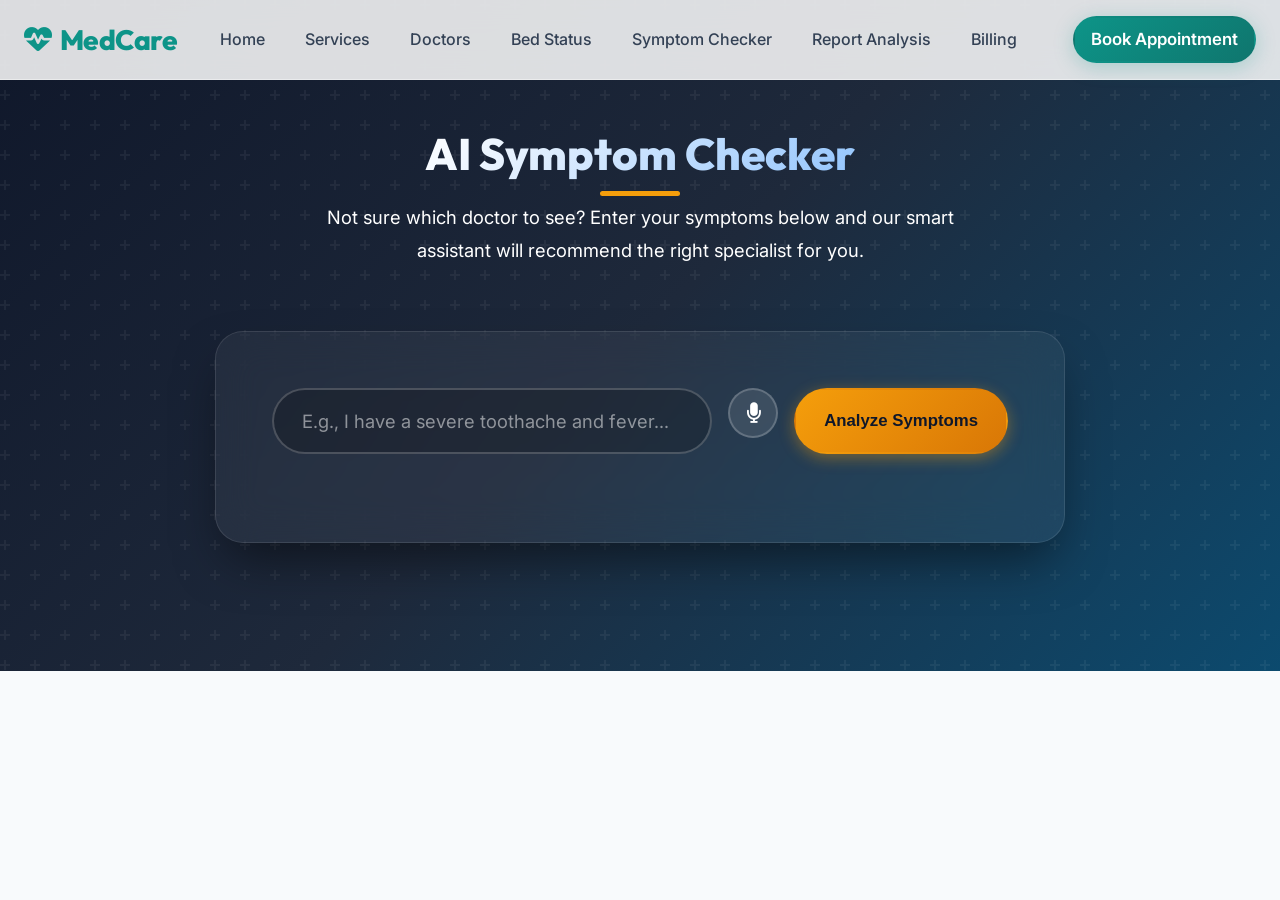
<file: symptom.html>
<!DOCTYPE html>
<html lang="en">

<head>
    <meta charset="UTF-8">
    <meta name="viewport" content="width=device-width, initial-scale=1.0">
    <title>MedCare | Your Premium Health Partner</title>
    <!-- Google Fonts -->
    <link href="https://fonts.googleapis.com/css2?family=Inter:wght@300;400;500;600;700;800&display=swap"
        rel="stylesheet">
    <!-- Font Awesome for Icons -->
    <link rel="stylesheet" href="https://cdnjs.cloudflare.com/ajax/libs/font-awesome/6.4.0/css/all.min.css">
    <!-- Custom CSS -->
    <style>
        /* --- Global Styles & Variables --- */
        @import url('https://fonts.googleapis.com/css2?family=Inter:wght@300;400;500;600;700;800&family=Outfit:wght@400;500;600;700;800&display=swap');

/* --- Variables & Reset --- */
:root {
  /* Modern Premium Palette */
  --primary: #0d9488;
  /* Modern Teal 600 */
  --primary-light: #ccfbf1;
  /* Teal 100 */
  --primary-dark: #0f766e;
  /* Teal 700 */

  --secondary: #0f172a;
  /* Slate 900 */
  --secondary-light: #334155;
  /* Slate 700 */

  --accent: #f59e0b;
  /* Amber 500 */
  --accent-hover: #d97706;
  /* Amber 600 */

  --text-main: #1e293b;
  /* Slate 800 */
  --text-muted: #64748b;
  /* Slate 500 */

  --bg-color: #f8fafc;
  /* Slate 50 */
  --surface: #ffffff;

  /* Glassmorphism */
  --glass-bg: rgba(255, 255, 255, 0.85);
  --glass-border: rgba(255, 255, 255, 0.4);
  --glass-shadow: 0 8px 32px 0 rgba(31, 38, 135, 0.05);

  /* Modern Shadows */
  --shadow-sm: 0 1px 2px 0 rgba(0, 0, 0, 0.05);
  --shadow-md: 0 4px 6px -1px rgba(0, 0, 0, 0.1), 0 2px 4px -2px rgba(0, 0, 0, 0.1);
  --shadow-lg: 0 10px 15px -3px rgba(0, 0, 0, 0.1), 0 4px 6px -4px rgba(0, 0, 0, 0.05);
  --shadow-xl: 0 20px 25px -5px rgba(0, 0, 0, 0.1), 0 8px 10px -6px rgba(0, 0, 0, 0.05);
  --shadow-glow: 0 4px 20px rgba(13, 148, 136, 0.25);

  /* Borders & Radius */
  --border-color: #e2e8f0;
  --radius-md: 0.75rem;
  --radius-lg: 1.25rem;
  --radius-xl: 1.75rem;
  --radius-full: 9999px;

  --transition-fast: all 0.2s cubic-bezier(0.4, 0, 0.2, 1);
  --transition: all 0.4s cubic-bezier(0.16, 1, 0.3, 1);
}

* {
  margin: 0;
  padding: 0;
  box-sizing: border-box;
}

html {
  scroll-behavior: smooth;
}

body {
  font-family: 'Inter', sans-serif;
  color: var(--text-main);
  background-color: var(--bg-color);
  line-height: 1.6;
  overflow-x: hidden;
  -webkit-font-smoothing: antialiased;
}

h1,
h2,
h3,
h4,
.logo,
.section-title {
  font-family: 'Outfit', sans-serif;
  color: var(--secondary);
  line-height: 1.2;
}

a {
  text-decoration: none;
  color: inherit;
  transition: var(--transition-fast);
}

ul {
  list-style: none;
}

img {
  max-width: 100%;
  height: auto;
  display: block;
}
/* --- Layout Utilities --- */
.container {
  width: 100%;
  max-width: 1280px;
  margin: 0 auto;
  padding: 0 1.5rem;
}

.section {
  padding: 6rem 0;
}

.text-center {
  text-align: center;
}

/* --- Typography --- */
.section-title {
  font-size: 2.75rem;
  font-weight: 800;
  margin-bottom: 1.25rem;
  position: relative;
  display: inline-block;
  background: linear-gradient(135deg, var(--secondary), var(--primary-dark));
  -webkit-background-clip: text;
  -webkit-text-fill-color: transparent;
}

.section-title::after {
  content: '';
  position: absolute;
  bottom: -15px;
  left: 50%;
  transform: translateX(-50%);
  width: 80px;
  height: 5px;
  background: linear-gradient(90deg, var(--primary), var(--primary-light));
  border-radius: var(--radius-full);
}

.section-subtitle {
  color: var(--text-muted);
  font-size: 1.15rem;
  max-width: 650px;
  margin: 0 auto 4rem auto;
  line-height: 1.8;
}

/* --- Buttons --- */
.btn {
  display: inline-flex;
  align-items: center;
  justify-content: center;
  gap: 0.5rem;
  padding: 0.85rem 1.75rem;
  border-radius: var(--radius-full);
  font-weight: 600;
  font-size: 1.05rem;
  cursor: pointer;
  transition: var(--transition);
  border: 2px solid transparent;
  text-decoration: none;
}

.btn-primary {
  background: linear-gradient(135deg, var(--primary), var(--primary-dark));
  color: #fff;
  box-shadow: var(--shadow-glow);
}

.btn-primary:hover {
  transform: translateY(-3px);
  box-shadow: 0 8px 25px rgba(13, 148, 136, 0.4);
  background: linear-gradient(135deg, var(--primary-dark), #0b5e57);
}

.btn-outline {
  background: transparent;
  color: var(--primary);
  border-color: var(--primary);
}

.btn-outline:hover {
  background: var(--primary);
  color: #fff;
  box-shadow: var(--shadow-glow);
  transform: translateY(-3px);
}

.btn-accent {
  background: linear-gradient(135deg, var(--accent), var(--accent-hover));
  color: var(--secondary);
  box-shadow: 0 4px 15px rgba(245, 158, 11, 0.4);
}

.btn-accent:hover {
  transform: translateY(-3px);
  box-shadow: 0 8px 25px rgba(245, 158, 11, 0.5);
  color: #fff;
}
/* --- Navbar (Glassmorphism) --- */
.navbar {
  position: fixed;
  top: 0;
  left: 0;
  width: 100%;
  background: var(--glass-bg);
  backdrop-filter: blur(16px);
  -webkit-backdrop-filter: blur(16px);
  border-bottom: 1px solid var(--glass-border);
  z-index: 1000;
  padding: 1rem 0;
  transition: var(--transition);
}

.navbar .container {
  display: flex;
  justify-content: space-between;
  align-items: center;
}

.logo {
  font-size: 1.75rem;
  font-weight: 800;
  color: var(--primary);
  display: flex;
  align-items: center;
  gap: 0.5rem;
  letter-spacing: -0.5px;
}

.nav-links {
  display: flex;
  gap: 2.5rem;
  align-items: center;
}

.nav-links a:not(.btn) {
  font-weight: 500;
  color: var(--secondary-light);
  position: relative;
  padding: 0.5rem 0;
}

.nav-links a:not(.btn):hover {
  color: var(--primary);
}

.nav-links a:not(.btn)::after {
  content: '';
  position: absolute;
  width: 0;
  height: 3px;
  bottom: 0;
  left: 50%;
  transform: translateX(-50%);
  background: var(--primary);
  border-radius: 2px;
  transition: width 0.3s ease;
}

.nav-links a:not(.btn):hover::after {
  width: 100%;
}

.mobile-menu-btn {
  display: none;
  background: none;
  border: none;
  font-size: 1.75rem;
  cursor: pointer;
  color: var(--secondary);
}
/*-------------------basic completed-------------------*/

/* --- AI Symptom Checker Premium UI --- */
.symptom-checker {
  background: linear-gradient(135deg, #0f172a 0%, #1e293b 50%, #0c4a6e 100%);
  color: #fff;
  padding: 8rem 0;
  position: relative;
  overflow: hidden;
}

.symptom-checker::before {
  content: '';
  position: absolute;
  top: 0;
  left: 0;
  width: 100%;
  height: 100%;
  background: url("data:image/svg+xml,%3Csvg width='60' height='60' viewBox='0 0 60 60' xmlns='http://www.w3.org/2000/svg'%3E%3Cg fill='none' fill-rule='evenodd'%3E%3Cg fill='%23ffffff' fill-opacity='0.05'%3E%3Cpath d='M36 34v-4h-2v4h-4v2h4v4h2v-4h4v-2h-4zm0-30V0h-2v4h-4v2h4v4h2V6h4V4h-4zM6 34v-4H4v4H0v2h4v4h2v-4h4v-2H6zM6 4V0H4v4H0v2h4v4h2V6h4V4H6z'/%3E%3C/g%3E%3C/g%3E%3C/svg%3E");
}

.symptom-checker .section-title,
.symptom-checker .section-subtitle {
  color: #fff;
  position: relative;
  z-index: 2;
}

.symptom-checker .section-title {
  background: linear-gradient(135deg, #fff, #93c5fd);
  -webkit-background-clip: text;
  -webkit-text-fill-color: transparent;
}

.symptom-checker .section-title::after {
  background: var(--accent);
}

.sc-container {
  max-width: 850px;
  margin: 0 auto;
  background: rgba(255, 255, 255, 0.05);
  backdrop-filter: blur(20px);
  -webkit-backdrop-filter: blur(20px);
  border: 1px solid rgba(255, 255, 255, 0.1);
  border-radius: var(--radius-xl);
  padding: 3.5rem;
  box-shadow: 0 25px 50px -12px rgba(0, 0, 0, 0.5);
  position: relative;
  z-index: 2;
}

.sc-input-group {
  display: flex;
  gap: 1rem;
  margin-bottom: 2rem;
}

.sc-input {
  flex: 1;
  padding: 1.25rem 1.75rem;
  border-radius: var(--radius-full);
  border: 2px solid rgba(255, 255, 255, 0.2);
  background: rgba(0, 0, 0, 0.2);
  color: #fff;
  font-size: 1.15rem;
  outline: none;
  font-family: inherit;
  transition: var(--transition-fast);
}

.sc-input::placeholder {
  color: rgba(255, 255, 255, 0.5);
}

.sc-input:focus {
  border-color: var(--accent);
  background: rgba(0, 0, 0, 0.4);
  box-shadow: 0 0 0 4px rgba(245, 158, 11, 0.2);
}

.sc-mic-btn {
  background: rgba(255, 255, 255, 0.1);
  color: #fff;
  border: 2px solid rgba(255, 255, 255, 0.2);
  width: 50px;
  height: 50px;
  border-radius: 50%;
  display: flex;
  align-items: center;
  justify-content: center;
  font-size: 1.25rem;
  transition: var(--transition);
  padding: 0;
}

.sc-mic-btn:hover {
  background: var(--accent);
  border-color: var(--accent);
  transform: scale(1.05);
}

.sc-mic-btn.listening {
  background: #ef4444;
  border-color: #ef4444;
  animation: pulse-mic 1.5s infinite;
}

@keyframes pulse-mic {
  0% { box-shadow: 0 0 0 0 rgba(239, 68, 68, 0.4); }
  70% { box-shadow: 0 0 0 10px rgba(239, 68, 68, 0); }
  100% { box-shadow: 0 0 0 0 rgba(239, 68, 68, 0); }
}

.sc-result {
  display: none;
  background: var(--surface);
  color: var(--secondary);
  padding: 2.5rem;
  border-radius: var(--radius-lg);
  margin-top: 2rem;
  text-align: center;
  box-shadow: var(--shadow-xl);
  animation: fadeIn 0.5s ease-out forwards;
}

.sc-result.active {
  display: block;
}

.sc-result-icon {
  font-size: 3.5rem;
  color: var(--primary);
  margin-bottom: 1rem;
}

/* Enhanced Result Layout */
.premium-result-card {
  text-align: left;
}

.result-header {
  border-bottom: 2px solid #f1f5f9;
  padding-bottom: 1.5rem;
  margin-bottom: 2rem;
}

.score-bar-bg {
  height: 10px;
  background: #e2e8f0;
  border-radius: 5px;
  overflow: hidden;
}

.score-bar-fill {
  background: linear-gradient(90deg, #10b981, #059669);
  height: 100%;
  border-radius: 5px;
}
/* --- Responsive --- */
@media (max-width: 1024px) {
  .hero .container {
    grid-template-columns: 1fr;
    text-align: center;
  }

  .hero-buttons {
    justify-content: center;
  }

  .floating-card {
    display: none;
  }

  .booking-section {
    grid-template-columns: 1fr;
  }
}

@media (max-width: 768px) {
  .nav-links {
    display: none;
    position: absolute;
    top: 100%;
    left: 0;
    width: 100%;
    background: var(--glass-bg);
    backdrop-filter: blur(15px);
    flex-direction: column;
    padding: 2rem;
    border-bottom: 1px solid var(--border-color);
  }

  .nav-links.active {
    display: flex;
  }

  .mobile-menu-btn {
    display: block;
  }

  .sc-input-group {
    flex-direction: column;
  }

  .sc-container {
    padding: 2rem;
  }

  .booking-form {
    padding: 2rem;
  }
}

 </style>
    
</head>

<body>

    <!-- Navbar -->
    <nav class="navbar" id="navbar">
        <div class="container">
            <a href="#" class="logo">
                <i class="fa-solid fa-heart-pulse"></i>
                MedCare
            </a>

            <button class="mobile-menu-btn" id="mobileMenuBtn">
                <i class="fa-solid fa-bars"></i>
            </button>

            <ul class="nav-links" id="navLinks">
                <li><a href="index.html">Home</a></li>
                <li><a href="#services">Services</a></li>
                <li><a href="#doctors">Doctors</a></li>
                <li><a href="bed.html">Bed Status</a></li>
                <li><a href="symptom.html">Symptom Checker</a></li>
                <li><a href="reportanalysis.html">Report Analysis</a></li>
            
                <li><a href="billing.html">Billing</a></li>
                <li><a href="appo.html" class="btn btn-primary" style="padding: 0.5rem 1rem; margin-left: 1rem;">Book
                        Appointment</a></li>
            </ul>
        </div>
    </nav>

  <section class="section symptom-checker" id="symptom-checker">
        <div class="container reveal">
            <div class="text-center">
                <h2 class="section-title">AI Symptom Checker</h2>
                <p class="section-subtitle">Not sure which doctor to see? Enter your symptoms below and our smart
                    assistant will recommend the right specialist for you.</p>
            </div>

            <div class="sc-container">
                <div class="sc-input-group">
                    <input type="text" id="symptomInput" class="sc-input"
                        placeholder="E.g., I have a severe toothache and fever...">
                    <button id="scMicBtn" class="btn sc-mic-btn" title="Click to speak"><i
                            class="fa-solid fa-microphone"></i></button>
                    <button id="checkSymptomsBtn" class="btn btn-accent">Analyze Symptoms</button>
                </div>

                <div class="sc-result" id="symptomResult">
                    <!-- Results populated by JS -->
                </div>
            </div>
        </div>
    </section>
    <script src="symptomChecker.js"></script>
</body>
</file>
